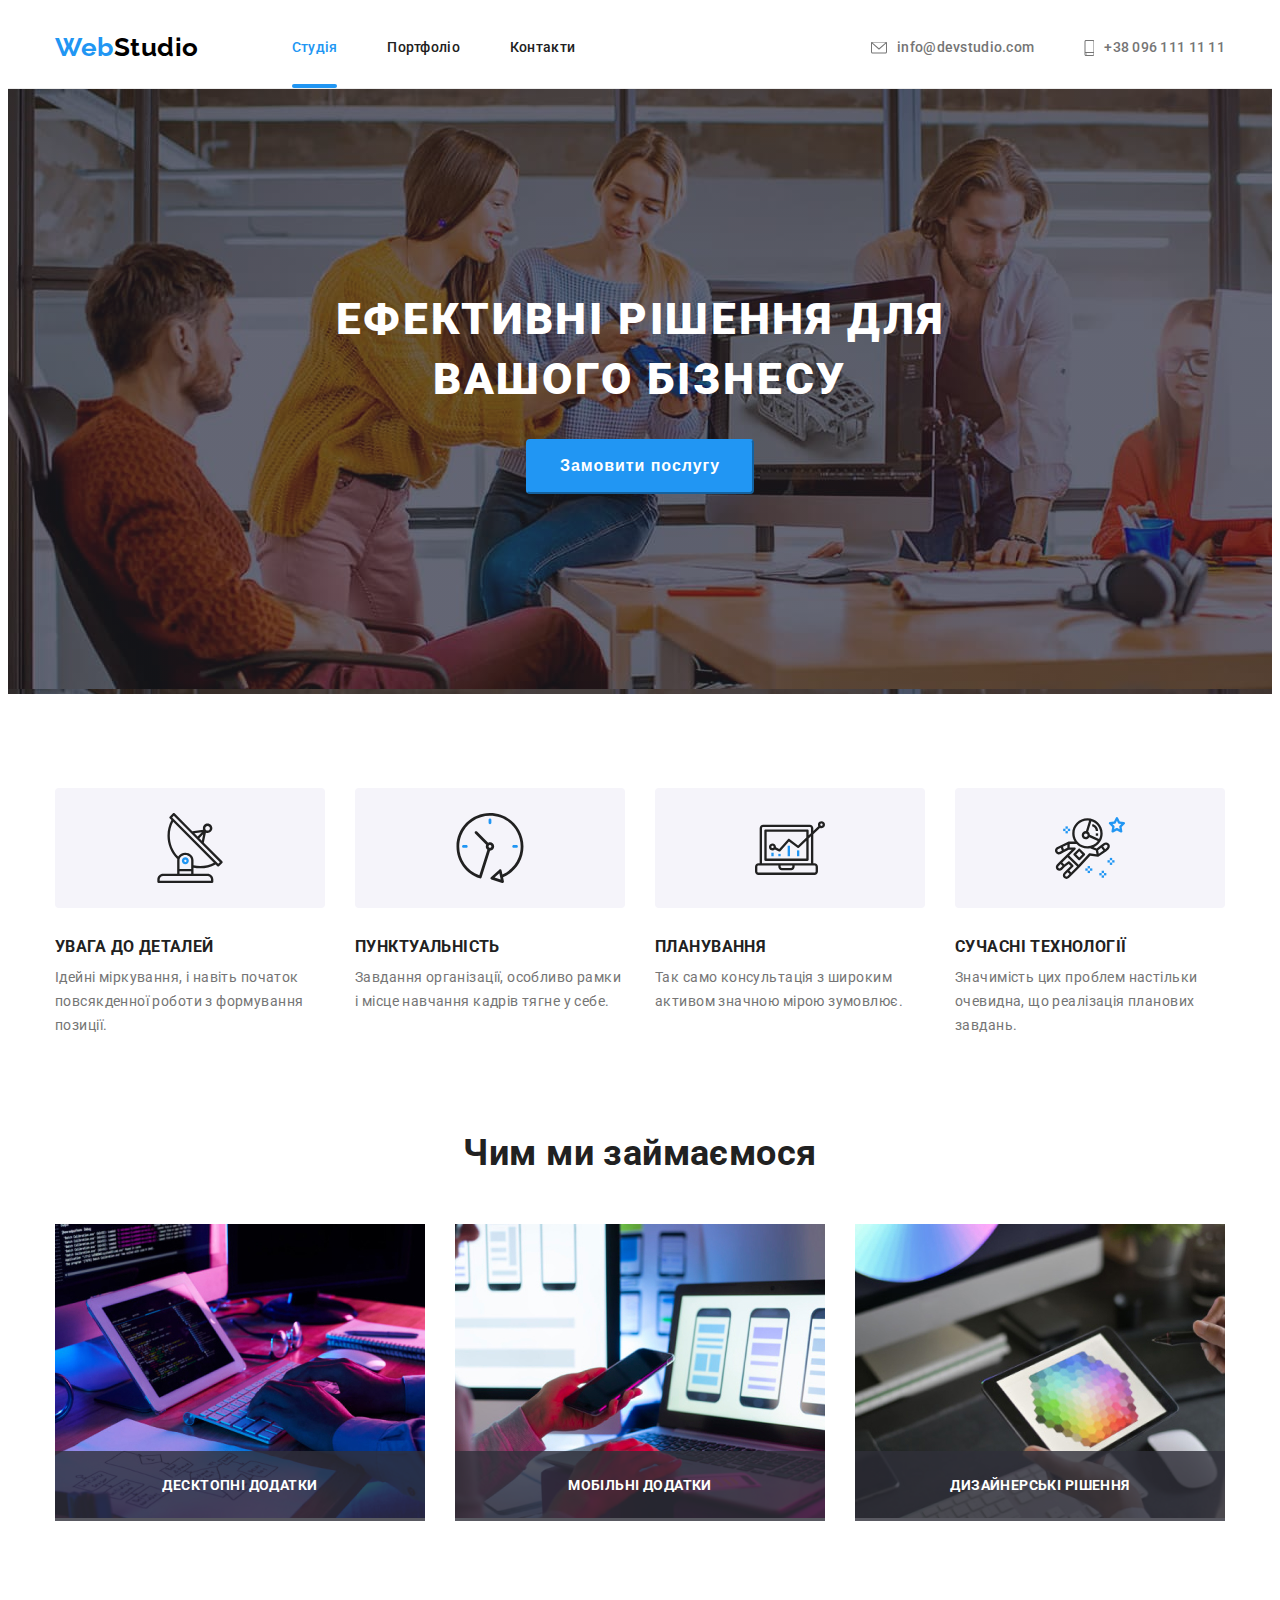
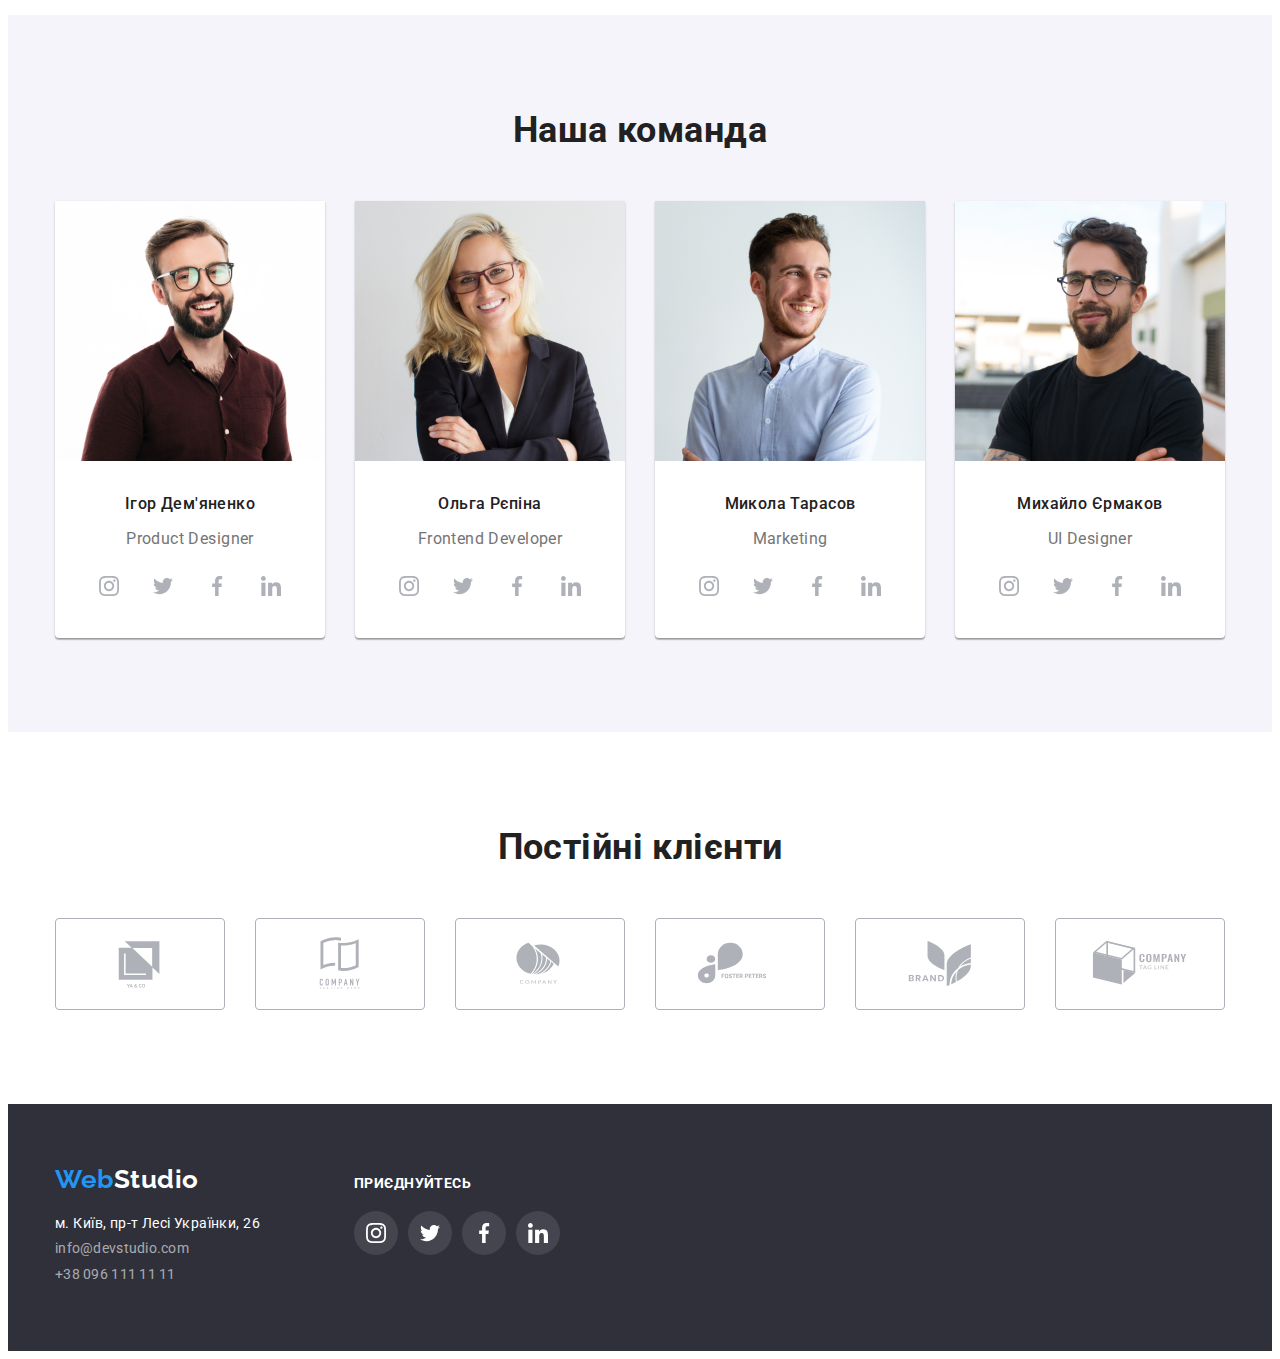
<file: index.html>
<!DOCTYPE html>
<html lang="uk">
  <head>
    <meta charset="UTF-8" />
    <meta http-equiv="X-UA-Compatible" content="IE=edge" />
    <meta name="viewport" content="width=device-width, initial-scale=1.0" />
    <title>Home page</title>
    <link rel="stylesheet" href="css/styles.css" />
  </head>

  <body>
    <header class="header">
      <div class="container header-container">
        <nav class="header-nav">
          <a class="header-logo logo" href="./index.html"
            ><span>Web</span>Studio</a
          >
          <ul class="header-nav-items">
            <li class="header-nav-item">
              <a class="header-nav-link active" href="./index.html">Студія</a>
            </li>
            <li class="header-nav-item">
              <a class="header-nav-link" href="./portfolio.html">Портфоліо</a>
            </li>
            <li class="header-nav-item">
              <a class="header-nav-link" href="#">Контакти</a>
            </li>
          </ul>
        </nav>
        <ul class="header-contact-items">
          <li class="header-contact-item">
            <a class="header-contact-link" href="mailto:info@devstudio.com">
              <svg width="16" height="12">
                <use href="./images/symbol-defs.svg#icon-envelope"></use></svg
              >info@devstudio.com</a
            >
          </li>
          <li class="header-contact-item">
            <a class="header-contact-link" href="tel:+380961111111">
              <svg width="10" height="16">
                <use href="./images/symbol-defs.svg#icon-smartphone"></use></svg
              >+38 096 111 11 11</a
            >
          </li>
        </ul>
      </div>
    </header>
    <main>
      <section class="section-banner">
        <h1 class="page-title">
          Ефективні рішення для<br />
          вашого бізнесу
        </h1>
        <button class="section-banner-btn" type="button" data-modal-open>
          Замовити послугу
        </button>
        <div class="backdrop is-hidden" data-modal>
          <div class="modal">
            <button class="modal-close" data-modal-close>
              <svg class="icon-close-btn" width="18" height="18">
                <use href="./images/symbol-defs.svg#icon-close"></use>
              </svg>
            </button>
          </div>
        </div>
      </section>
      <section class="section-value container">
        <h2 hidden>характеристики</h2>
        <ul class="section-value-items">
          <li class="section-value-item">
            <div class="section-value-icon">
              <svg width="70" height="70">
                <use href="./images/symbol-defs.svg#icon-antenna"></use>
              </svg>
            </div>
            <h3 class="section-value-title">УВАГА ДО ДЕТАЛЕЙ</h3>
            <p class="section-value-deskription">
              Ідейні міркування, і навіть початок повсякденної роботи з
              формування позиції.
            </p>
          </li>
          <li class="section-value-item">
            <div class="section-value-icon">
              <svg width="70" height="70">
                <use href="./images/symbol-defs.svg#icon-clock"></use>
              </svg>
            </div>
            <h3 class="section-value-title">ПУНКТУАЛЬНІСТЬ</h3>
            <p class="section-value-deskription">
              Завдання організації, особливо рамки і місце навчання кадрів тягне
              у себе.
            </p>
          </li>
          <li class="section-value-item">
            <div class="section-value-icon">
              <svg width="70" height="70">
                <use href="./images/symbol-defs.svg#icon-diagram"></use>
              </svg>
            </div>
            <h3 class="section-value-title">ПЛАНУВАННЯ</h3>
            <p class="section-value-deskription">
              Так само консультація з широким активом значною мірою зумовлює.
            </p>
          </li>
          <li class="section-value-item">
            <div class="section-value-icon">
              <svg width="70" height="70">
                <use href="./images/symbol-defs.svg#icon-astronaut"></use>
              </svg>
            </div>
            <h3 class="section-value-title">СУЧАСНІ ТЕХНОЛОГІЇ</h3>
            <p class="section-value-deskription">
              Значимість цих проблем настільки очевидна, що реалізація планових
              завдань.
            </p>
          </li>
        </ul>
      </section>
      <section class="buisineіs-section container">
        <h2 class="buisineіs-section-title section-title">Чим ми займаємося</h2>
        <ul class="buisineіs-section-items">
          <li class="buisineіs-section-item">
            <img
              src="images/home-page/img1.jpg"
              alt="image"
              width="370"
              height="294"
            />
            <p class="buisineіs-section-text">Десктопні додатки</p>
          </li>
          <li class="buisineіs-section-item">
            <img
              src="images/home-page/img2.jpg"
              alt="image"
              width="370"
              height="294"
            />
            <p class="buisineіs-section-text">Мобільні додатки</p>
          </li>
          <li class="buisineіs-section-item">
            <img
              src="images/home-page/img3.jpg"
              alt="image"
              width="370"
              height="294"
            />
            <p class="buisineіs-section-text">Дизайнерські рішення</p>
          </li>
        </ul>
      </section>
      <section class="team-section">
        <div class="container">
          <h2 class="team-section-title section-title">Наша команда</h2>
          <ul class="team-section-items">
            <li class="team-section-item">
              <img
                src="images/home-page/img4.jpg"
                alt="photo"
                width="270"
                height="260"
              />
              <div class="team-item-info">
                <h3 class="team-item-title">Ігор Дем'яненко</h3>
                <p class="team-item-deskription">Product Designer</p>
                <ul class="social-list">
                  <li class="social-item">
                    <a class="social-link" href="#">
                      <svg width="20" height="20">
                        <use
                          href="./images/symbol-defs.svg#icon-instagram"
                        ></use>
                      </svg>
                    </a>
                  </li>
                  <li class="social-item">
                    <a class="social-link" href="#">
                      <svg class="social-icon" width="20" height="20">
                        <use href="./images/symbol-defs.svg#icon-twitter"></use>
                      </svg>
                    </a>
                  </li>
                  <li class="social-item">
                    <a class="social-link" href="#">
                      <svg class="social-icon" width="20" height="20">
                        <use
                          href="./images/symbol-defs.svg#icon-facebook"
                        ></use>
                      </svg>
                    </a>
                  </li>
                  <li class="social-item">
                    <a class="social-link" href="#">
                      <svg class="social-icon" width="20" height="20">
                        <use
                          href="./images/symbol-defs.svg#icon-linkedin"
                        ></use>
                      </svg>
                    </a>
                  </li>
                </ul>
              </div>
            </li>
            <li class="team-section-item">
              <img
                src="images/home-page/img5.jpg"
                alt="photo"
                width="270"
                height="260"
              />
              <div class="team-item-info">
                <h3 class="team-item-title">Ольга Рєпіна</h3>
                <p class="team-item-deskription">Frontend Developer</p>
                <ul class="social-list list">
                  <li class="social-item">
                    <a href="" class="social-link">
                      <svg class="social-icon" width="20" height="20">
                        <use
                          href="./images/symbol-defs.svg#icon-instagram"
                        ></use>
                      </svg>
                    </a>
                  </li>
                  <li class="social-item">
                    <a href="" class="social-link">
                      <svg class="social-icon" width="20" height="20">
                        <use href="./images/symbol-defs.svg#icon-twitter"></use>
                      </svg>
                    </a>
                  </li>
                  <li class="social-item">
                    <a href="" class="social-link">
                      <svg class="social-icon" width="20" height="20">
                        <use
                          href="./images/symbol-defs.svg#icon-facebook"
                        ></use>
                      </svg>
                    </a>
                  </li>
                  <li class="social-item">
                    <a href="" class="social-link">
                      <svg class="social-icon" width="20" height="20">
                        <use
                          href="./images/symbol-defs.svg#icon-linkedin"
                        ></use>
                      </svg>
                    </a>
                  </li>
                </ul>
              </div>
            </li>
            <li class="team-section-item">
              <img
                src="images/home-page/img6.jpg"
                alt="photo"
                width="270"
                height="260"
              />
              <div class="team-item-info">
                <h3 class="team-item-title">Микола Тарасов</h3>
                <p class="team-item-deskription">Marketing</p>
                <ul class="social-list list">
                  <li class="social-item">
                    <a href="" class="social-link">
                      <svg class="social-icon" width="20" height="20">
                        <use
                          href="./images/symbol-defs.svg#icon-instagram"
                        ></use>
                      </svg>
                    </a>
                  </li>
                  <li class="social-item">
                    <a href="" class="social-link">
                      <svg class="social-icon" width="20" height="20">
                        <use href="./images/symbol-defs.svg#icon-twitter"></use>
                      </svg>
                    </a>
                  </li>
                  <li class="social-item">
                    <a href="" class="social-link">
                      <svg class="social-icon" width="20" height="20">
                        <use
                          href="./images/symbol-defs.svg#icon-facebook"
                        ></use>
                      </svg>
                    </a>
                  </li>
                  <li class="social-item">
                    <a href="" class="social-link">
                      <svg class="social-icon" width="20" height="20">
                        <use
                          href="./images/symbol-defs.svg#icon-linkedin"
                        ></use>
                      </svg>
                    </a>
                  </li>
                </ul>
              </div>
            </li>
            <li class="team-section-item">
              <img
                src="images/home-page/img7.jpg"
                alt="photo"
                width="270"
                height="260"
              />
              <div class="team-item-info">
                <h3 class="team-item-title">Михайло Єрмаков</h3>
                <p class="team-item-deskription">UI Designer</p>
                <ul class="social-list list">
                  <li class="social-item">
                    <a href="" class="social-link">
                      <svg class="social-icon" width="20" height="20">
                        <use
                          href="./images/symbol-defs.svg#icon-instagram"
                        ></use>
                      </svg>
                    </a>
                  </li>
                  <li class="social-item">
                    <a href="" class="social-link">
                      <svg class="social-icon" width="20" height="20">
                        <use href="./images/symbol-defs.svg#icon-twitter"></use>
                      </svg>
                    </a>
                  </li>
                  <li class="social-item">
                    <a href="" class="social-link">
                      <svg class="social-icon" width="20" height="20">
                        <use
                          href="./images/symbol-defs.svg#icon-facebook"
                        ></use>
                      </svg>
                    </a>
                  </li>
                  <li class="social-item">
                    <a href="" class="social-link">
                      <svg class="social-icon" width="20" height="20">
                        <use
                          href="./images/symbol-defs.svg#icon-linkedin"
                        ></use>
                      </svg>
                    </a>
                  </li>
                </ul>
              </div>
            </li>
          </ul>
        </div>
      </section>
      <section class="logo-section container">
        <h2 class="logo-section-logo">Постійні клієнти</h2>
        <ul class="logo-section-items">
          <li class="logo-section-item">
            <div class="logo-section-inlin">
              <a class="logo-section-link" href="#">
                <svg width="106" height="60">
                  <use href="./images/symbol-defs.svg#icon-Logo"></use>
                </svg>
              </a>
            </div>
          </li>
          <li class="logo-section-item">
            <div class="logo-section-inlin">
              <a class="logo-section-link" href="#">
                <svg width="106" height="60">
                  <use href="./images/symbol-defs.svg#icon-Logo1"></use>
                </svg>
              </a>
            </div>
          </li>
          <li class="clogo-section-item">
            <div class="logo-section-inlin">
              <a class="logo-section-link" href="#">
                <svg width="106" height="60">
                  <use href="./images/symbol-defs.svg#icon-Logo2"></use>
                </svg>
              </a>
            </div>
          </li>
          <li class="logo-section-item">
            <div class="logo-section-inlin">
              <a class="logo-section-link" href="#">
                <svg width="106" height="60">
                  <use href="./images/symbol-defs.svg#icon-Logo3"></use>
                </svg>
              </a>
            </div>
          </li>
          <li class="logo-section-item">
            <div class="logo-section-inlin">
              <a class="logo-section-link" href="#">
                <svg width="106" height="60">
                  <use href="./images/symbol-defs.svg#icon-Logo4"></use>
                </svg>
              </a>
            </div>
          </li>
          <li class="logo-section-item">
            <div class="logo-section-inlin">
              <a class="logo-section-link" href="#">
                <svg width="106" height="60">
                  <use href="./images/symbol-defs.svg#icon-Logo5"></use>
                </svg>
              </a>
            </div>
          </li>
        </ul>
      </section>
    </main>
    <footer class="footer">
      <div class="container footer-inline">
        <div class="container-footer">
          <a class="footer-logo logo" href="./index.html"
            ><span>Web</span>Studio</a
          >
          <address class="footer-address">
            <ul class="footer-address-items">
              <li class="footer-address-item deskription">
                м. Київ, пр-т Лесі Українки, 26
              </li>
              <li class="footer-address-item">
                <a class="footer-address-link" href="mailto:info@devstudio.com"
                  >info@devstudio.com</a
                >
              </li>
              <li class="footer-address-item">
                <a class="footer-address-link" href="tel:+380691111111"
                  >+38 096 111 11 11</a
                >
              </li>
            </ul>
          </address>
        </div>
        <div class="container-footer join-in">
          <p class="footer-svg-inline">приєднуйтесь</p>
          <ul class="footer-svg-items">
            <li class="footer-svg-item">
              <a class="footer-svg-link" href="#">
                <svg width="20" height="20">
                  <use href="./images/symbol-defs.svg#icon-instagram"></use>
                </svg>
              </a>
            </li>
            <li class="footer-svg-item">
              <a class="footer-svg-link" href="#">
                <svg width="20" height="20">
                  <use href="./images/symbol-defs.svg#icon-twitter"></use>
                </svg>
              </a>
            </li>
            <li class="footer-svg-item">
              <a class="footer-svg-link" href="#">
                <svg width="20" height="20">
                  <use href="./images/symbol-defs.svg#icon-facebook"></use>
                </svg>
              </a>
            </li>
            <li class="footer-svg-item">
              <a class="footer-svg-link" href="#">
                <svg width="20" height="20">
                  <use href="./images/symbol-defs.svg#icon-linkedin"></use>
                </svg>
              </a>
            </li>
          </ul>
        </div>
      </div>
    </footer>
    <script src="./js/modal.js"></script>
  </body>
</html>
</file>
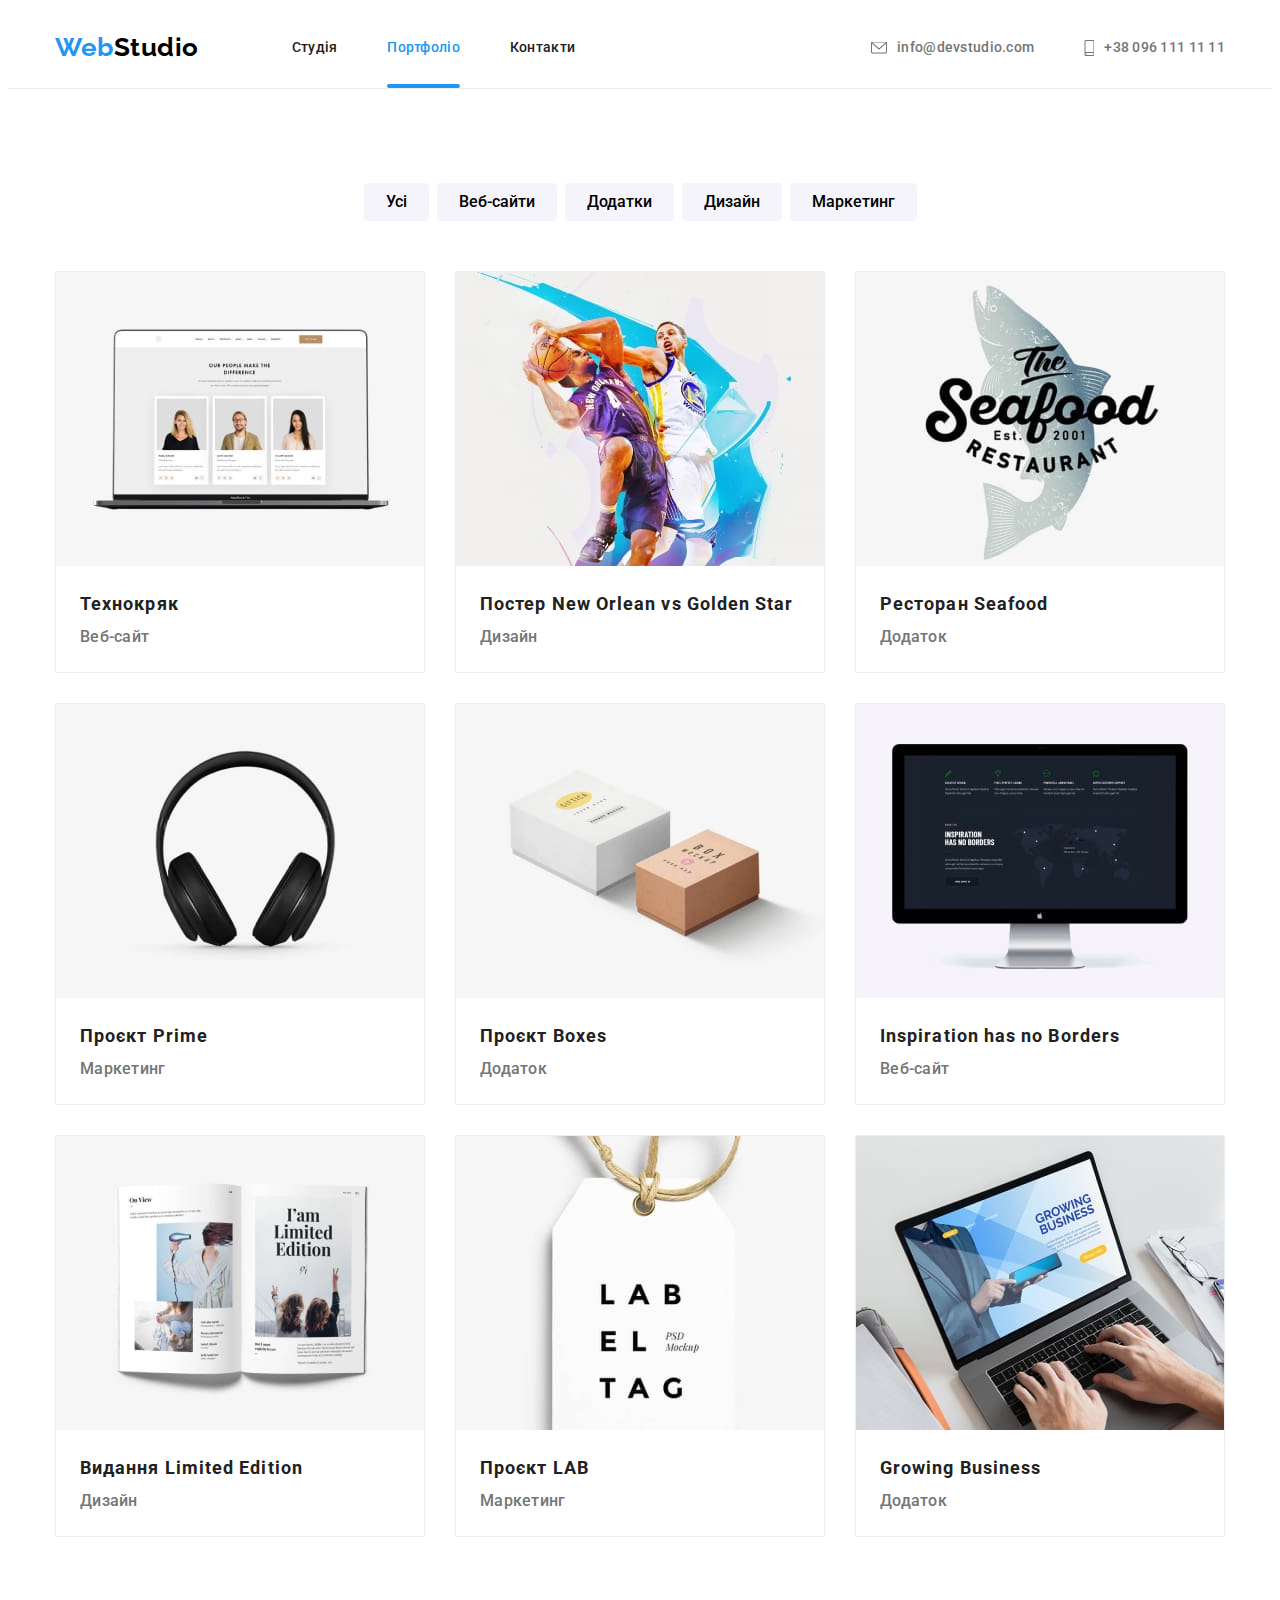
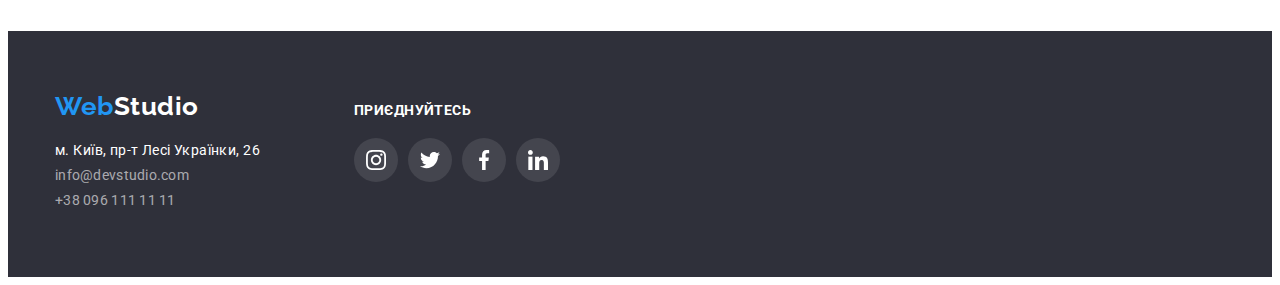
<file: portfolio.html>
<!DOCTYPE html>
<html lang="uk">
  <head>
    <meta charset="UTF-8" />
    <meta http-equiv="X-UA-Compatible" content="IE=edge" />
    <meta name="viewport" content="width=device-width, initial-scale=1.0" />
    <title>Portfolio</title>
    <link rel="stylesheet" href="css/styles.css" />
  </head>

  <body>
    <header class="header">
      <div class="container header-container">
        <nav class="header-nav">
          <a class="header-logo logo" href="./index.html"
            ><span>Web</span>Studio</a
          >
          <ul class="header-nav-items">
            <li class="header-nav-item">
              <a class="header-nav-link" href="./index.html">Студія</a>
            </li>
            <li class="header-nav-item">
              <a class="header-nav-link active" href="./portfolio.html"
                >Портфоліо</a
              >
            </li>
            <li class="header-nav-item">
              <a class="header-nav-link" href="#">Контакти</a>
            </li>
          </ul>
        </nav>
        <ul class="header-contact-items">
          <li class="header-contact-item">
            <a class="header-contact-link" href="mailto:info@devstudio.com">
              <svg width="16" height="12">
                <use href="./images/symbol-defs.svg#icon-envelope"></use></svg
              >info@devstudio.com</a
            >
          </li>
          <li class="header-contact-item">
            <a class="header-contact-link" href="tel:+380961111111">
              <svg width="10" height="16">
                <use href="./images/symbol-defs.svg#icon-smartphone"></use></svg
              >+38 096 111 11 11</a
            >
          </li>
        </ul>
      </div>
    </header>
    <main>
      <section class="project container">
        <ul class="project-button-items">
          <li class="project-button-item">
            <button class="project-button-action" type="button">Усі</button>
          </li>
          <li class="project-button-item">
            <button class="project-button-action" type="button">
              Веб-сайти
            </button>
          </li>
          <li class="project-button-item">
            <button class="project-button-action" type="button">Додатки</button>
          </li>
          <li class="project-button-item">
            <button class="project-button-action" type="button">Дизайн</button>
          </li>
          <li class="project-button-item">
            <button class="project-button-action" type="button">
              Маркетинг
            </button>
          </li>
        </ul>
        <h2 hidden>projects</h2>
        <ul class="project-section-items">
          <li class="project-section-item">
            <a href="">
              <div class="project-section-img-container">
                <img
                  class="project-section-img"
                  src="images/portfolio/img-1.jpg"
                  alt="image"
                />
                <p class="project-section-img-text">
                  Ресурс пропонує комплексні пропозиції з різним рівнем
                  функціоналу та сервісів. Все це дозволить відвідувачу отримати
                  вичерпні відомості про компанію чи приватну особу.
                </p>
              </div>
              <div class="project-section-info">
                <h3 class="project-section-title">Технокряк</h3>
                <p class="project-section-subtitle">Веб-сайт</p>
              </div>
            </a>
          </li>
          <li class="project-section-item">
            <a href="">
              <div class="project-section-img-container">
                <img
                  class="project-section-img"
                  src="images/portfolio/img-2.jpg"
                  alt="image"
                />
                <p class="project-section-img-text">
                  Ресурс пропонує комплексні пропозиції з різним рівнем
                  функціоналу та сервісів. Все це дозволить відвідувачу отримати
                  вичерпні відомості про компанію чи приватну особу.
                </p>
              </div>
              <div class="project-section-info">
                <h3 class="project-section-title">
                  Постер New Orlean vs Golden Star
                </h3>
                <p class="project-section-subtitle">Дизайн</p>
              </div>
            </a>
          </li>
          <li class="project-section-item">
            <a href="">
              <div class="project-section-img-container">
                <img
                  class="project-section-img"
                  src="images/portfolio/img-3.jpg"
                  alt="image"
                />
                <p class="project-section-img-text">
                  Ресурс пропонує комплексні пропозиції з різним рівнем
                  функціоналу та сервісів. Все це дозволить відвідувачу отримати
                  вичерпні відомості про компанію чи приватну особу.
                </p>
              </div>
              <div class="project-section-info">
                <h3 class="project-section-title">Ресторан Seafood</h3>
                <p class="project-section-subtitle">Додаток</p>
              </div>
            </a>
          </li>
          <li class="project-section-item">
            <a href="">
              <div class="project-section-img-container">
                <img
                  class="project-section-img"
                  src="images/portfolio/img-4.jpg"
                  alt="image"
                />
                <p class="project-section-img-text">
                  Ресурс пропонує комплексні пропозиції з різним рівнем
                  функціоналу та сервісів. Все це дозволить відвідувачу отримати
                  вичерпні відомості про компанію чи приватну особу.
                </p>
              </div>
              <div class="project-section-info">
                <h3 class="project-section-title">Проєкт Prime</h3>
                <p class="project-section-subtitle">Маркетинг</p>
              </div>
            </a>
          </li>
          <li class="project-section-item">
            <a href="">
              <div class="project-section-img-container">
                <img
                  class="project-section-img"
                  src="images/portfolio/img-5.jpg"
                  alt="image"
                />
                <p class="project-section-img-text">
                  Ресурс пропонує комплексні пропозиції з різним рівнем
                  функціоналу та сервісів. Все це дозволить відвідувачу отримати
                  вичерпні відомості про компанію чи приватну особу.
                </p>
              </div>
              <div class="project-section-info">
                <h3 class="project-section-title">Проєкт Boxes</h3>
                <p class="project-section-subtitle">Додаток</p>
              </div>
            </a>
          </li>
          <li class="project-section-item">
            <a href="">
              <div class="project-section-img-container">
                <img
                  class="project-section-img"
                  src="images/portfolio/img-6.jpg"
                  alt="image"
                />
                <p class="project-section-img-text">
                  Ресурс пропонує комплексні пропозиції з різним рівнем
                  функціоналу та сервісів. Все це дозволить відвідувачу отримати
                  вичерпні відомості про компанію чи приватну особу.
                </p>
              </div>
              <div class="project-section-info">
                <h3 class="project-section-title">
                  Inspiration has no Borders
                </h3>
                <p class="project-section-subtitle">Веб-сайт</p>
              </div>
            </a>
          </li>
          <li class="project-section-item">
            <a href="">
              <div class="project-section-img-container">
                <img
                  class="project-section-img"
                  src="images/portfolio/img-7.jpg"
                  alt="image"
                />
                <p class="project-section-img-text">
                  Ресурс пропонує комплексні пропозиції з різним рівнем
                  функціоналу та сервісів. Все це дозволить відвідувачу отримати
                  вичерпні відомості про компанію чи приватну особу.
                </p>
              </div>
              <div class="project-section-info">
                <h3 class="project-section-title">Видання Limited Edition</h3>
                <p class="project-section-subtitle">Дизайн</p>
              </div>
            </a>
          </li>
          <li class="project-section-item">
            <a href="">
              <div class="project-section-img-container">
                <img
                  class="project-section-img"
                  src="images/portfolio/img-8.jpg"
                  alt="image"
                />
                <p class="project-section-img-text">
                  Ресурс пропонує комплексні пропозиції з різним рівнем
                  функціоналу та сервісів. Все це дозволить відвідувачу отримати
                  вичерпні відомості про компанію чи приватну особу.
                </p>
              </div>
              <div class="project-section-info">
                <h3 class="project-section-title">Проєкт LAB</h3>
                <p class="project-section-subtitle">Маркетинг</p>
              </div>
            </a>
          </li>
          <li class="project-section-item">
            <a href="">
              <div class="project-section-img-container">
                <img
                  class="project-section-img"
                  src="images/portfolio/img-9.jpg"
                  alt="image"
                />
                <p class="project-section-img-text">
                  Ресурс пропонує комплексні пропозиції з різним рівнем
                  функціоналу та сервісів. Все це дозволить відвідувачу отримати
                  вичерпні відомості про компанію чи приватну особу.
                </p>
              </div>
              <div class="project-section-info">
                <h3 class="project-section-title">Growing Business</h3>
                <p class="project-section-subtitle">Додаток</p>
              </div>
            </a>
          </li>
        </ul>
      </section>
    </main>
    <footer class="footer">
      <div class="container footer-inline">
        <div class="container-footer">
          <a class="footer-logo logo" href="./index.html"
            ><span>Web</span>Studio</a
          >
          <address class="footer-address">
            <ul class="footer-address-items">
              <li class="footer-address-item deskription">
                м. Київ, пр-т Лесі Українки, 26
              </li>
              <li class="footer-address-item">
                <a class="footer-address-link" href="mailto:info@devstudio.com"
                  >info@devstudio.com</a
                >
              </li>
              <li class="footer-address-item">
                <a class="footer-address-link" href="tel:+380691111111"
                  >+38 096 111 11 11</a
                >
              </li>
            </ul>
          </address>
        </div>
        <div class="container-footer join-in">
          <p class="footer-svg-inline">приєднуйтесь</p>
          <ul class="footer-svg-items">
            <li class="footer-svg-item">
              <a class="footer-svg-link" href="#">
                <svg width="20" height="20">
                  <use href="./images/symbol-defs.svg#icon-instagram"></use>
                </svg>
              </a>
            </li>
            <li class="footer-svg-item">
              <a class="footer-svg-link" href="#">
                <svg width="20" height="20">
                  <use href="./images/symbol-defs.svg#icon-twitter"></use>
                </svg>
              </a>
            </li>
            <li class="footer-svg-item">
              <a class="footer-svg-link" href="#">
                <svg width="20" height="20">
                  <use href="./images/symbol-defs.svg#icon-facebook"></use>
                </svg>
              </a>
            </li>
            <li class="footer-svg-item">
              <a class="footer-svg-link" href="#">
                <svg width="20" height="20">
                  <use href="./images/symbol-defs.svg#icon-linkedin"></use>
                </svg>
              </a>
            </li>
          </ul>
        </div>
      </div>
    </footer>
  </body>
</html>
</file>
<file: css/styles.css>
@import url("https://fonts.googleapis.com/css2?family=Raleway:wght@700&family=Roboto:wght@400;500;700;900&display=swap");

:root {
  --color-mine-shaft: #212121;
  --color-dodger-blue: #2196f3;
  --color-white: #ffffff;
  --color-tuna: #2f303a;
  --color-black: #000000;
  --color-boulder: #757575;
  --color-white-transperent: rgba(255, 255, 255, 0.6);
  --color-wild-sand: #f5f5f5;
  --color-whisper: #f5f4fa;
  --color-black-transparent: rgba(0, 0, 0, 0.15);
  --color-gallery: #eeeeee;
  --color-Bombay: #afb1b8;
}

body {
  font-family: "Roboto", sans-serif;
  color: var(--color-mine-shaft);
  letter-spacing: 0.03em;
  font-size: 14px;
}

a {
  text-decoration: none;
  color: var(--color-mine-shaft);
  font-weight: 500;
  line-height: 1.14;
  letter-spacing: 0.02em;
  transition: color cubic-bezier(0.4, 0, 0.2, 1) 250ms;
}

a.active {
  color: var(--color-dodger-blue);
  position: relative;
}

a.active::after {
  position: absolute;
  bottom: -1px;
  left: 0;
  right: 0;
  display: block;
  content: "";
  height: 4px;
  background: var(--color-dodger-blue);
  border-radius: 2px;
}

a:hover,
a:focus {
  color: var(--color-dodger-blue);
}

ul {
  padding: 0;
  margin: 0;
}

li {
  list-style-type: none;
}

.container {
  max-width: 1200px;
  box-sizing: border-box;
  padding: 0 15px;
  margin: 0 auto;
}

.logo {
  font-weight: 700;
  font-size: 26px;
  line-height: 1.19;
  font-family: "Raleway", sans-serif;
}

.logo span {
  color: var(--color-dodger-blue);
}

.logo.header-logo {
  color: var(--color-black);
  display: block;
  padding: 24px 0 25px;
  margin-right: 93px;
}

address {
  font-style: normal;
}

.header-nav-link {
  padding: 32px 0;
}
.header-contact-link {
  color: var(--color-boulder);
  display: inline-flex;
  gap: 10px;
  align-items: center;
  padding: 32px 0;
}

.header-contact-link svg {
  fill: var(--color-boulder);
  transition: fill cubic-bezier(0.4, 0, 0.2, 1) 250ms;
}

.header-contact-link:hover svg,
.header-contact-link:focus svg {
  fill: var(--color-dodger-blue);
}

.section-banner {
  background: linear-gradient(rgba(47, 48, 58, 0.4), rgba(47, 48, 58, 0.4)),
    url("../images/home-page/img8.jpg");
  text-align: center;
  padding: 200px 0;
}

.page-title {
  font-weight: 900;
  font-size: 44px;
  line-height: 1.37;
  text-align: center;
  letter-spacing: 0.06em;
  text-transform: uppercase;
  color: var(--color-white);
  margin: 0 0 30px;
}

section {
  max-width: 1600px;
  margin-left: auto;
  margin-right: auto;
}

.section-banner-btn {
  font-weight: 700;
  font-size: 16px;
  line-height: 1.88;
  text-align: center;
  letter-spacing: 0.06em;
  color: var(--color-white);
  background: var(--color-dodger-blue);
  border-radius: 4px;
  border-color: var(--color-dodger-blue);
  padding: 10px 32px;
}

.section-value-title {
  line-height: 1.14;
  text-transform: uppercase;
  color: var(--color-mine-shaft);
  margin: 0 0 10px;
}

.section-value-deskription {
  line-height: 1.71;
  color: var(--color-boulder);
  margin: 0;
}

.buisineіs-section-title {
  font-weight: 700;
  font-size: 36px;
  line-height: 1.17;
  text-align: center;
}

.team-section-title {
  font-weight: 700;
  font-size: 36px;
  line-height: 1.17;
  text-align: center;
}

.team-section {
  background: var(--color-whisper);
  padding: 94px 0;
}

.team-item-title {
  font-weight: 500;
  font-size: 16px;
  line-height: 1.19;
  text-align: center;
  margin: 0 0 10px;
}

.team-item-deskription {
  font-size: 16px;
  line-height: 1.19;
  text-align: center;
  color: var(--color-boulder);
  margin: 030;
}

.logo.footer-logo {
  color: var(--color-white);
  margin-bottom: 20px;
  display: inline-block;
}

.deskription.footer-address-item {
  color: var(--color-white);
}

.footer-address-item {
  margin-bottom: 9px;
}

.footer-address-link {
  font-weight: 400;
  line-height: 1.17;
  color: var(--color-white-transperent);
}

.footer {
  background-color: var(--color-tuna);
}

/*---PORTFOLIO---*/

.project-button-action {
  font-weight: 500;
  font-size: 16px;
  line-height: 1.6;
  text-align: center;
  background: var(--color-whisper);
  border-radius: 4px;
  border: none;
  transition: color cubic-bezier(0.4, 0, 0.2, 1) 250ms,
    background-color cubic-bezier(0.4, 0, 0.2, 1) 250ms,
    box-shadow cubic-bezier(0.4, 0, 0.2, 1) 250ms;
}

.project-button-action:hover,
.project-button-action:focus {
  color: var(--color-white);
  background-color: var(--color-dodger-blue);
  box-shadow: 0px 3px 1px rgba(0, 0, 0, 0.1), 0px 1px 2px rgba(0, 0, 0, 0.08),
    0px 2px 2px rgba(0, 0, 0, 0.12);
}

.project-section-title {
  color: var(--color-mine-shaft);
  font-weight: 700;
  font-size: 18px;
  line-height: 2;
  letter-spacing: 0.06em;
  margin: 0;
}

.project-section-subtitle {
  font-size: 16px;
  line-height: 1.88;
  color: var(--color-boulder);
  margin: 0;
}

.project-section-info {
  padding: 20px 24px;
}

/*--Завдання 3 header--*/

.header-contacts-link {
  line-height: 1.7;
  letter-spacing: 0.03em;
  color: var(--color-boulder);
}

.header {
  border-bottom: 1px solid #ececec;
}

.header-container,
.header-nav,
.header-nav-items,
.header-contact-items {
  display: flex;
}

.header-nav-items,
.header-container {
  align-items: center;
}

.header-nav {
  margin-right: auto;
}

.header-nav-item:not(:last-child),
.header-contact-item:not(:last-child) {
  margin-right: 50px;
}

.header-contact-item:last-child {
  margin-bottom: -4px;
}

.footer {
  padding: 60px 0;
}

.section-value-item {
  width: calc((100% - 90px) / 4);
}

.section-value-items {
  display: flex;
  padding: 94px 0;
}

.section-value-item:not(:last-child) {
  margin-right: 30px;
}

.section-value-icon {
  background-color: var(--color-whisper);
  border-radius: 4px;
  height: 120px;
  display: flex;
  justify-content: center;
  align-items: center;
  margin-bottom: 30px;
}

.section-title {
  margin: 0 0 50px;
}

.buisineіs-section-items {
  display: flex;
  padding-bottom: 94px;
}

.buisineіs-section-item {
  width: calc((100% - 60) / 3);
  position: relative;
}

.buisineіs-section-item:not(:last-child) {
  margin-right: 30px;
}

.buisineіs-section-text {
  position: absolute;
  margin: 0;
  padding: 27px 0;
  bottom: 0;
  left: 0;
  right: 0;
  font-style: normal;
  font-weight: 700;
  line-height: 1.14;
  text-align: center;
  text-transform: uppercase;
  background: rgba(47, 48, 58, 0.8);
  color: var(--color-white);
}

.team-section-item {
  background: var(--color-white);
  box-shadow: 0px 1px 3px rgba(0, 0, 0, 0.12), 0px 1px 1px rgba(0, 0, 0, 0.14),
    0px 2px 1px rgba(0, 0, 0, 0.2);
  border-radius: 0px 0px 4px 4px;
  width: calc((100% - 90px) / 4);
}

.team-section-item:not(:last-child) {
  margin-right: 30px;
}

.team-section-items {
  display: flex;
}

.team-item-info {
  padding: 30px 0;
}

/*--Завдання три портфоліо--*/
.project {
  padding: 94px 15px;
}

.project-button-items {
  display: flex;
  justify-content: center;
  margin: 0 0 50px;
}

.project-button-item:not(:last-child) {
  margin-right: 8px;
}

.project-button-action {
  font-family: "Roboto", sans-serif;
  padding: 6px 22px;
}

.btn {
  padding: 6px 25px;
}

.project-section-items {
  display: flex;
  flex-wrap: wrap;
}

.project-section-img {
  display: block;
}

.project-section-item:not(:nth-child(3n + 3)) {
  margin-right: 30px;
}

.project-section-item:not(:nth-last-child(-n + 3)) {
  margin-bottom: 30px;
}

.project-section-item {
  width: calc((100% - 60px) / 3);
  border: 1px solid var(--color-gallery);
  box-sizing: border-box;
  transition: cborder cubic-bezier(0.4, 0, 0.2, 1) 250ms,
    box-shadow cubic-bezier(0.4, 0, 0.2, 1) 250ms;
}

.project-section-item:hover .project-section-img-text {
  transform: translateY(0);
}

.project-section-item:hover,
.project-section-item:focus {
  border: 1px solid var(--color-gallery);
  box-shadow: 0px 1px 1px rgba(0, 0, 0, 0.12), 0px 4px 4px rgba(0, 0, 0, 0.06),
    1px 4px 6px rgba(0, 0, 0, 0.16);
}

.project-section-img-container {
  position: relative;
  overflow: hidden;
}

.project-section-img-text {
  position: absolute;
  top: 0;
  left: 0;
  right: 0;
  bottom: 0;
  font-weight: 400;
  font-size: 18px;
  line-height: 1.56;
  color: var(--color-white);
  background: rgba(33, 150, 243, 0.9);
  padding: 63px 24px;
  margin: 0;
  transform: translateY(101%);
  transition: transform cubic-bezier(0.4, 0, 0.2, 1) 250ms;
}

.social-list {
  display: flex;
  justify-content: center;
  gap: 10px;
}

.social-item {
  width: 44px;
  height: 44px;
}

.social-link {
  display: flex;
  align-items: center;
  justify-content: center;
  background-color: var(--color-white);
  border-radius: 50%;
  width: 100%;
  height: 100%;
  transition: background-color cubic-bezier(0.4, 0, 0.2, 1) 250ms;
}

.social-link:hover,
.social-link:focus {
  background-color: #2196f3;
}

.social-link svg {
  fill: var(--color-Bombay);
}

.social-link:hover svg,
.social-link:focus svg {
  fill: var(--color-white);
}

.logo-section-item {
  display: flexbox;
  justify-content: center;
}

.logo-section-items {
  display: flex;
  justify-content: center;
  gap: 30px;
  padding-bottom: 94px;
}

.logo-section-link {
  box-sizing: border-box;
  border: 1px solid #afb1b8;
  border-radius: 4px;
  width: 170px;
  height: 92px;
  display: flex;
  justify-content: center;
  align-items: center;
}

.logo-section-link svg {
  fill: var(--color-Bombay);
  transition: fill cubic-bezier(0.4, 0, 0.2, 1) 250ms;
}

.logo-section-link:hover svg,
.logo-section-link:focus svg {
  fill: var(--color-dodger-blue);
}

.logo-section-link:hover,
.logo-section-link:focus {
  border: 1px solid var(--color-dodger-blue);
}

.logo-section-logo {
  font-style: normal;
  font-weight: 700;
  font-size: 36px;
  line-height: 1.17;
  text-align: center;
  color: var(--color-mine-shaft) #212121;
  padding: 94px 0 50px 0;
  margin: 0;
}

.container-footer {
  display: inline-block;
  vertical-align: top;
}

.container-footer:not(:last-child) {
  margin-right: 94px;
}

.container.footer-inline {
  display: flex;
  align-items: baseline;
}
.footer-svg-items {
  display: flex;
  justify-content: center;
  align-items: center;
}

.footer-svg-items {
  display: flex;
  justify-content: center;
  gap: 10px;
}

.footer-svg-item {
  width: 44px;
  height: 44px;
}

.footer-svg-link {
  display: flex;
  align-items: center;
  justify-content: center;
  background-color: rgba(255, 255, 255, 0.1);
  border-radius: 50%;
  width: 100%;
  height: 100%;
  fill: var(--color-white);
  transition: background-color cubic-bezier(0.4, 0, 0.2, 1) 250ms;
}

.footer-svg-inline {
  font-style: normal;
  font-weight: 700;
  line-height: 16px;
  text-transform: uppercase;
  color: var(--color-white);
  margin: 0 0 20px;
}

.footer-svg-link:hover,
.footer-svg-link:focus {
  background-color: var(--color-dodger-blue);
}

.backdrop {
  visibility: visible;
  position: fixed;
  top: 0;
  bottom: 0;
  left: 0;
  right: 0;
  background: rgba(0, 0, 0, 0.2);
  z-index: 1;
  transform: scale(1);
  display: flex;
  justify-content: center;
  align-items: center;
  transition: transform cubic-bezier(0.4, 0, 0.2, 1) 250ms,
    visibility cubic-bezier(0.4, 0, 0.2, 1) 250ms;
}

.is-hidden {
  visibility: hidden;
  transform: scale(0);
}
.modal {
  position: absolute;
  left: 50%;
  top: 50%;
  transform: translate(-50%, -50%);
  width: 528px;
  height: 581px;
  background-color: var(--color-white);
  border-radius: 4px;
}

.modal-close {
  position: absolute;
  top: 8px;
  right: 8px;
  width: 30px;
  height: 30px;
  border-radius: 50%;
  padding: 0;
  background-color: transparent;
  display: flex;
  justify-content: center;
  align-items: center;
  border: 1px solid rgba(0, 0, 0, 0.1);
}
</file>
